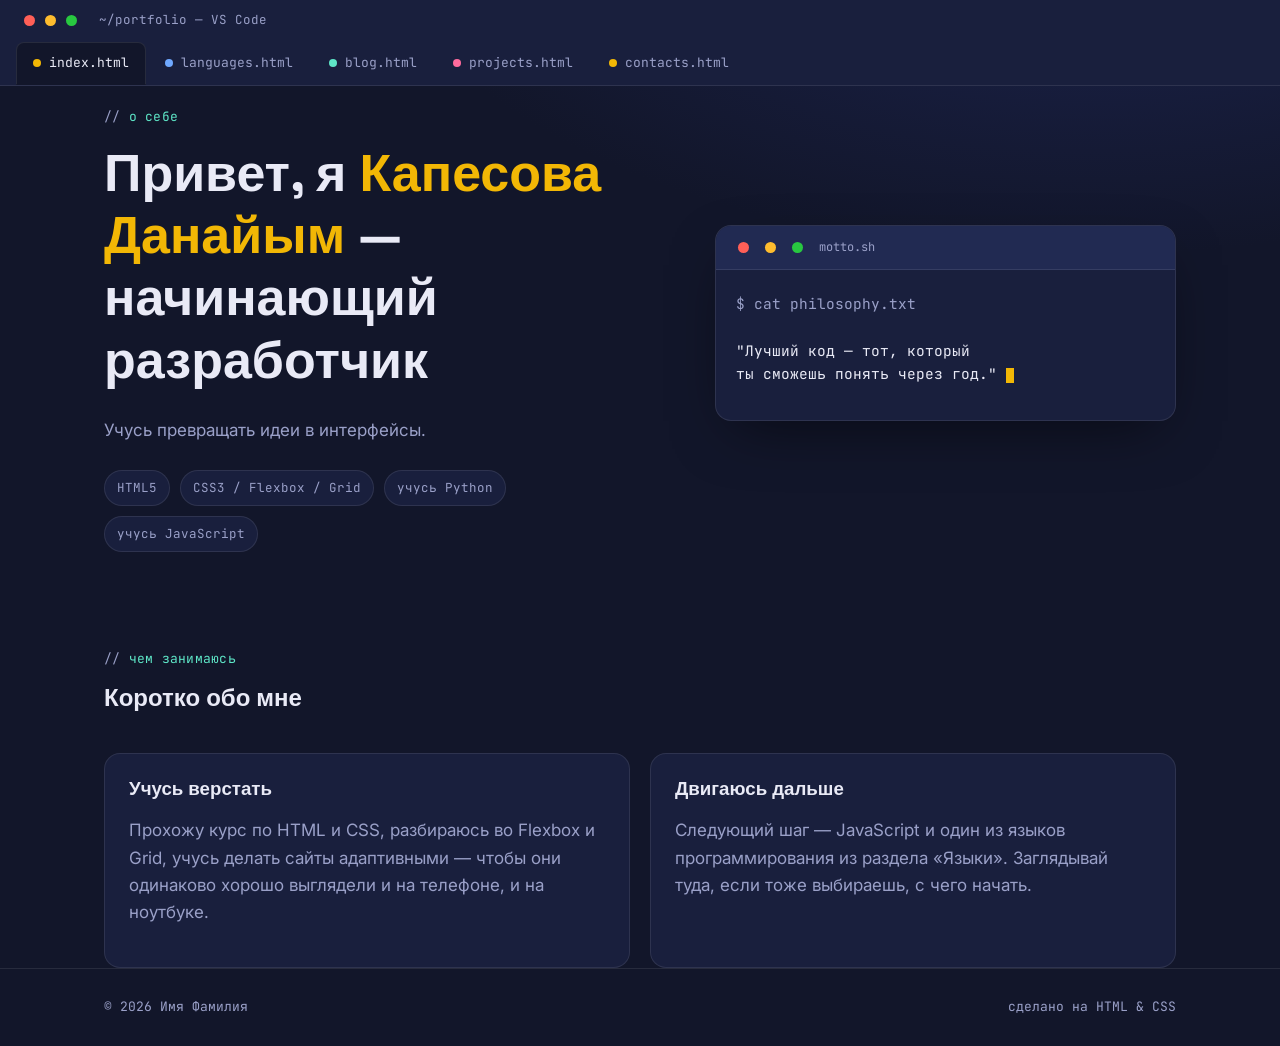
<file: index.html>
<!DOCTYPE html>
<html lang="ru">
<head>
<meta charset="UTF-8">
<meta name="viewport" content="width=device-width, initial-scale=1.0">
<title>Главная — Портфолио</title>
<link rel="stylesheet" href="style.css">
</head>
<body>

<header class="editor-window">
  <div class="titlebar">
    <span class="dot red"></span><span class="dot yellow"></span><span class="dot green"></span>
    <span class="filename">~/portfolio — VS Code</span>
  </div>
  <nav class="tabs">
    <a class="tab active" data-lang="html" href="index.html"><span class="file-dot"></span>index.html</a>
    <a class="tab" data-lang="css" href="languages.html"><span class="file-dot"></span>languages.html</a>
    <a class="tab" data-lang="md" href="blog.html"><span class="file-dot"></span>blog.html</a>
    <a class="tab" data-lang="js" href="projects.html"><span class="file-dot"></span>projects.html</a>
    <a class="tab" data-lang="html" href="contacts.html"><span class="file-dot"></span>contacts.html</a>
  </nav>
</header>

<main class="container">

  <section class="hero">
    <div>
      <p class="eyebrow">о себе</p>
      <h1>Привет, я <span class="hl">Капесова Данайым</span> —<br>начинающий разработчик</h1>
      <p class="lead">
        Учусь превращать идеи в интерфейсы.
      </p>
      <div class="badges">
        <span class="badge mono">HTML5</span>
        <span class="badge mono">CSS3 / Flexbox / Grid</span>
        <span class="badge mono">учусь Python</span>
        <span class="badge mono">учусь JavaScript</span>
      </div>
    </div>

    <div class="terminal">
      <div class="terminal-bar">
        <span class="dot red"></span><span class="dot yellow"></span><span class="dot green"></span>
        <span>motto.sh</span>
      </div>
      <div class="terminal-body">
        <span class="prompt">$ cat philosophy.txt</span><br><br>
        <span class="quote">"Лучший код — тот, который<br>ты сможешь понять через год."</span>
        <span class="caret"></span>
      </div>
    </div>
  </section>

  <section class="section">
    <div class="section-head">
      <div>
        <p class="eyebrow">чем занимаюсь</p>
        <h2>Коротко обо мне</h2>
      </div>
    </div>
    <div class="grid cols-2">
      <div class="card">
        <h3>Учусь верстать</h3>
        <p class="lead" style="max-width:none;">
          Прохожу курс по HTML и CSS, разбираюсь во Flexbox и Grid, учусь делать
          сайты адаптивными — чтобы они одинаково хорошо выглядели и на телефоне, и на ноутбуке.
        </p>
      </div>
      <div class="card">
        <h3>Двигаюсь дальше</h3>
        <p class="lead" style="max-width:none;">
          Следующий шаг — JavaScript и один из языков программирования из раздела
          «Языки». Заглядывай туда, если тоже выбираешь, с чего начать.
        </p>
      </div>
    </div>
  </section>

</main>

<footer>
  <div class="container">
    <span class="mono">© 2026 Имя Фамилия</span>
    <span class="mono">сделано на HTML &amp; CSS</span>
  </div>
</footer>

</body>
</html>
</file>
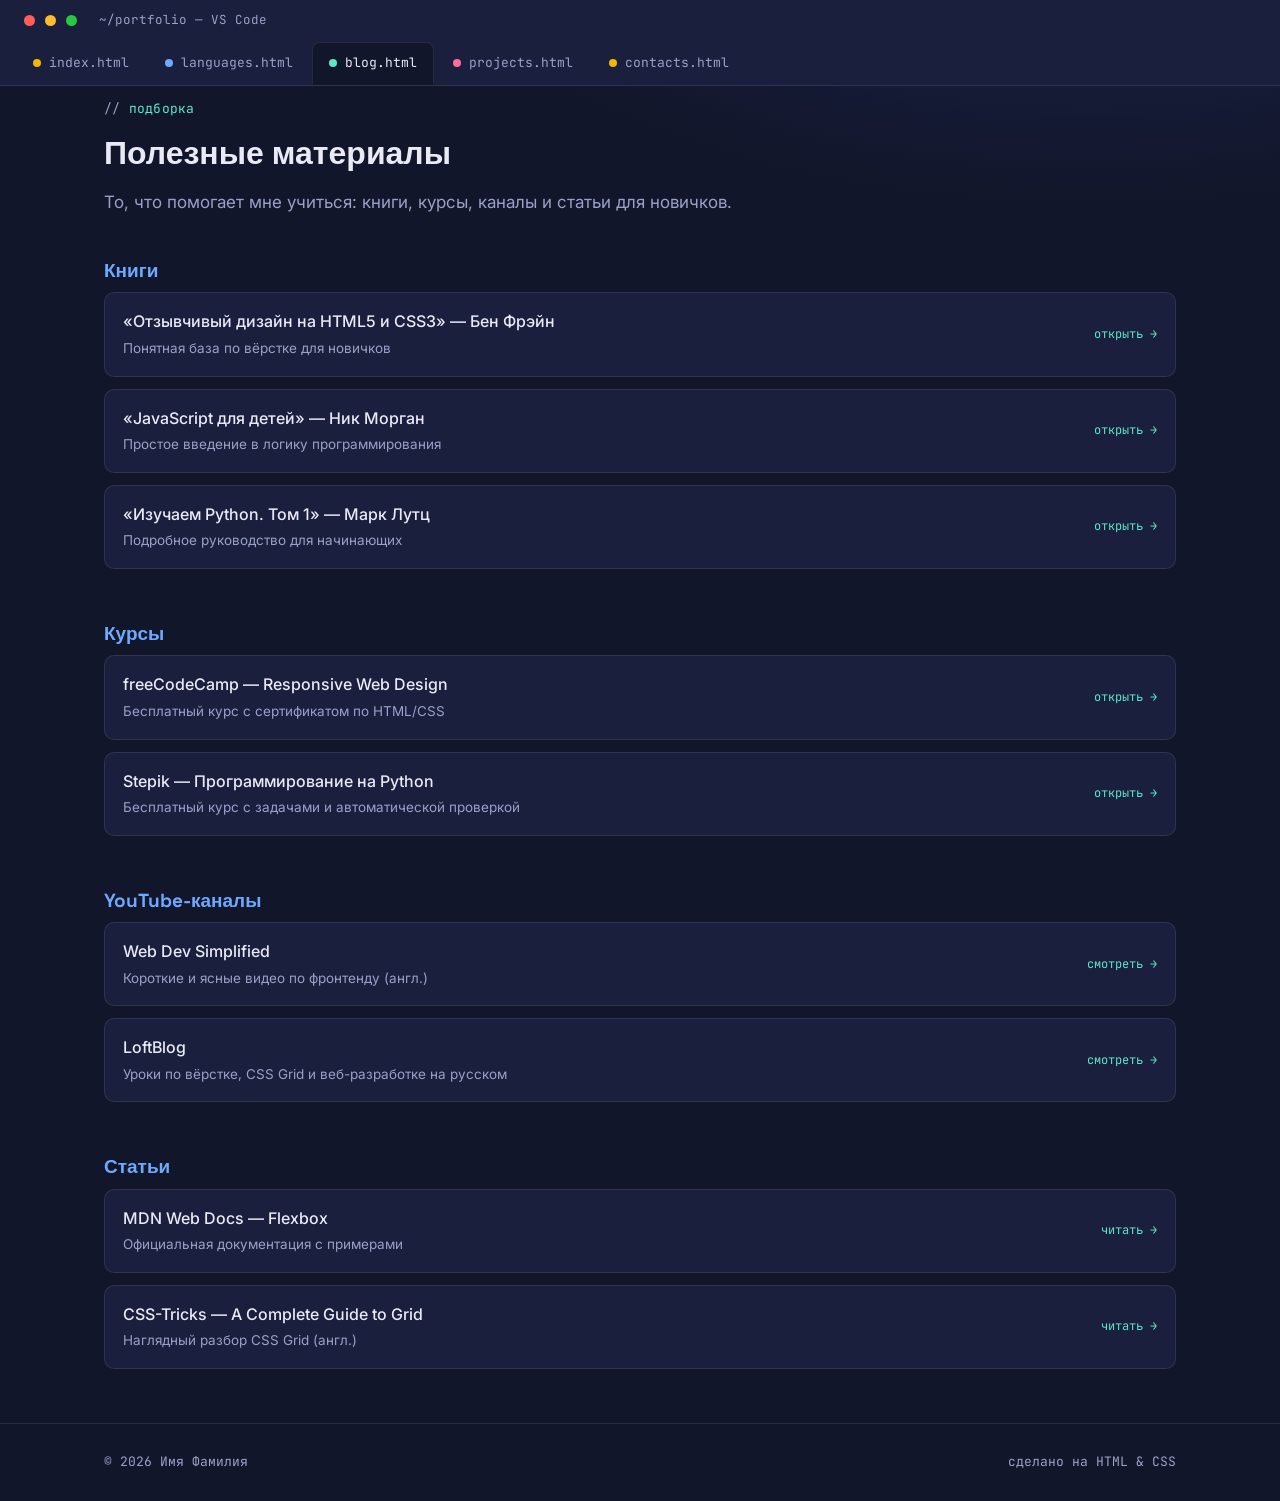
<file: blog.html>
<!DOCTYPE html>
<html lang="ru">
<head>
<meta charset="UTF-8">
<meta name="viewport" content="width=device-width, initial-scale=1.0">
<title>Блог — Полезные материалы</title>
<link rel="stylesheet" href="style.css">
</head>
<body>

<header class="editor-window">
  <div class="titlebar">
    <span class="dot red"></span><span class="dot yellow"></span><span class="dot green"></span>
    <span class="filename">~/portfolio — VS Code</span>
  </div>
  <nav class="tabs">
    <a class="tab" data-lang="html" href="index.html"><span class="file-dot"></span>index.html</a>
    <a class="tab" data-lang="css" href="languages.html"><span class="file-dot"></span>languages.html</a>
    <a class="tab active" data-lang="md" href="blog.html"><span class="file-dot"></span>blog.html</a>
    <a class="tab" data-lang="js" href="projects.html"><span class="file-dot"></span>projects.html</a>
    <a class="tab" data-lang="html" href="contacts.html"><span class="file-dot"></span>contacts.html</a>
  </nav>
</header>

<main class="container">

  <p class="eyebrow">подборка</p>
  <h1>Полезные материалы</h1>
  <p class="lead">То, что помогает мне учиться: книги, курсы, каналы и статьи для новичков.</p>

  <section class="section" style="margin-top:44px;">

    <div class="blog-group">
      <h3> Книги</h3>
      <div class="resource-list">
        <a class="resource" href="https://www.labirint.ru/books/843297/" target="_blank" rel="noopener">
          <div><div class="r-title">«Отзывчивый дизайн на HTML5 и CSS3» — Бен Фрэйн</div><div class="r-desc">Понятная база по вёрстке для новичков</div></div>
          <span class="r-go mono">открыть →</span>
        </a>
        <a class="resource" href="https://www.mann-ivanov-ferber.ru/books/javascript-dlya-detej/" target="_blank" rel="noopener">
          <div><div class="r-title">«JavaScript для детей» — Ник Морган</div><div class="r-desc">Простое введение в логику программирования</div></div>
          <span class="r-go mono">открыть →</span>
        </a>
        <a class="resource" href="https://www.labirint.ru/books/713013/" target="_blank" rel="noopener">
          <div><div class="r-title">«Изучаем Python. Том 1» — Марк Лутц</div><div class="r-desc">Подробное руководство для начинающих</div></div>
          <span class="r-go mono">открыть →</span>
        </a>
      </div>
    </div>

    <div class="blog-group">
      <h3>  Курсы</h3>
      <div class="resource-list">
        <a class="resource" href="https://www.freecodecamp.org/learn/2022/responsive-web-design" target="_blank" rel="noopener">
          <div><div class="r-title">freeCodeCamp — Responsive Web Design</div><div class="r-desc">Бесплатный курс с сертификатом по HTML/CSS</div></div>
          <span class="r-go mono">открыть →</span>
        </a>
        <a class="resource" href="https://stepik.org/course/67/promo" target="_blank" rel="noopener">
          <div><div class="r-title">Stepik — Программирование на Python</div><div class="r-desc">Бесплатный курс с задачами и автоматической проверкой</div></div>
          <span class="r-go mono">открыть →</span>
        </a>
      </div>
    </div>

    <div class="blog-group">
      <h3> YouTube-каналы</h3>
      <div class="resource-list">
        <a class="resource" href="https://www.youtube.com/c/WebDevSimplified" target="_blank" rel="noopener">
          <div><div class="r-title">Web Dev Simplified</div><div class="r-desc">Короткие и ясные видео по фронтенду (англ.)</div></div>
          <span class="r-go mono">смотреть →</span>
        </a>
        <a class="resource" href="https://www.youtube.com/channel/UCIIt69f5D44s2cdb9vXQNzA" target="_blank" rel="noopener">
          <div><div class="r-title">LoftBlog</div><div class="r-desc">Уроки по вёрстке, CSS Grid и веб-разработке на русском</div></div>
          <span class="r-go mono">смотреть →</span>
        </a>
      </div>
    </div>

    <div class="blog-group">
      <h3> Статьи</h3>
      <div class="resource-list">
        <a class="resource" href="https://developer.mozilla.org/ru/docs/Web/CSS/CSS_flexible_box_layout/Basic_concepts_of_flexbox" target="_blank" rel="noopener">
          <div><div class="r-title">MDN Web Docs — Flexbox</div><div class="r-desc">Официальная документация с примерами</div></div>
          <span class="r-go mono">читать →</span>
        </a>
        <a class="resource" href="https://css-tricks.com/snippets/css/complete-guide-grid/" target="_blank" rel="noopener">
          <div><div class="r-title">CSS-Tricks — A Complete Guide to Grid</div><div class="r-desc">Наглядный разбор CSS Grid (англ.)</div></div>
          <span class="r-go mono">читать →</span>
        </a>
      </div>
    </div>

  </section>

</main>

<footer>
  <div class="container">
    <span class="mono">© 2026 Имя Фамилия</span>
    <span class="mono">сделано на HTML &amp; CSS</span>
  </div>
</footer>

</body>
</html>
</file>
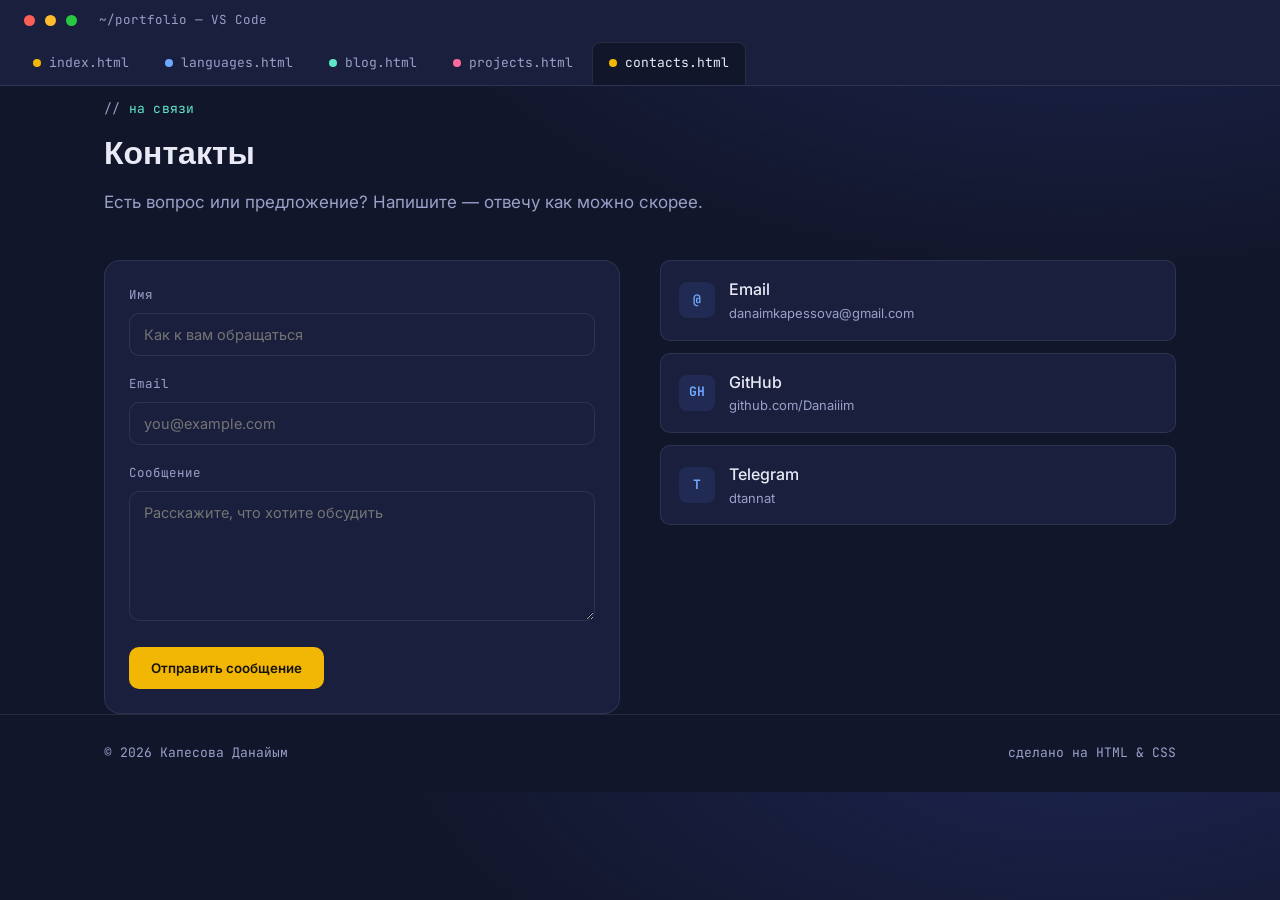
<file: contacts.html>
<!DOCTYPE html>
<html lang="ru">
<head>
<meta charset="UTF-8">
<meta name="viewport" content="width=device-width, initial-scale=1.0">
<title>Контакты — Портфолио</title>
<link rel="stylesheet" href="style.css">
</head>
<body>

<header class="editor-window">
  <div class="titlebar">
    <span class="dot red"></span><span class="dot yellow"></span><span class="dot green"></span>
    <span class="filename">~/portfolio — VS Code</span>
  </div>
  <nav class="tabs">
    <a class="tab" data-lang="html" href="index.html"><span class="file-dot"></span>index.html</a>
    <a class="tab" data-lang="css" href="languages.html"><span class="file-dot"></span>languages.html</a>
    <a class="tab" data-lang="md" href="blog.html"><span class="file-dot"></span>blog.html</a>
    <a class="tab" data-lang="js" href="projects.html"><span class="file-dot"></span>projects.html</a>
    <a class="tab active" data-lang="html" href="contacts.html"><span class="file-dot"></span>contacts.html</a>
  </nav>
</header>

<main class="container">

  <p class="eyebrow">на связи</p>
  <h1>Контакты</h1>
  <p class="lead">Есть вопрос или предложение? Напишите — отвечу как можно скорее.</p>

  <section class="section contact-wrap" style="margin-top:44px;">

    <form class="card" action="https://formsubmit.co/danaimkapessova@gmail.com" method="POST">
      <input type="hidden" name="_subject" value="Новое сообщение с портфолио">
      <input type="hidden" name="_template" value="table">
      <input type="hidden" name="_captcha" value="false">
      <div class="field">
        <label for="name">Имя</label>
        <input type="text" id="name" name="name" placeholder="Как к вам обращаться" required>
      </div>
      <div class="field">
        <label for="email">Email</label>
        <input type="email" id="email" name="email" placeholder="you@example.com" required>
      </div>
      <div class="field">
        <label for="message">Сообщение</label>
        <textarea id="message" name="message" placeholder="Расскажите, что хотите обсудить" required></textarea>
      </div>
      <button type="submit" class="btn">Отправить сообщение</button>
    </form>

    <div class="socials">
      <a class="social-link" href="mailto:danaimkapessova@gmail.com">
        <div class="ic">@</div>
        <div><div class="r-title" style="font-weight:500;">Email</div><div class="r-desc" style="color:var(--text-dim);font-size:13px;">danaimkapessova@gmail.com</div></div>
      </a>
      <a class="social-link" href="https://github.com/Danaiiim" target="_blank" rel="noopener">
        <div class="ic">GH</div>
        <div><div class="r-title" style="font-weight:500;">GitHub</div><div class="r-desc" style="color:var(--text-dim);font-size:13px;">github.com/Danaiiim</div></div>
      </a>
      <a class="social-link" href="dtannat" target="_blank" rel="noopener">
        <div class="ic">T</div>
        <div><div class="r-title" style="font-weight:500;">Telegram</div><div class="r-desc" style="color:var(--text-dim);font-size:13px;">dtannat</div></div>
      </a>
    </div>

  </section>

</main>

<footer>
  <div class="container">
    <span class="mono">© 2026 Капесова Данайым </span>
    <span class="mono">сделано на HTML &amp; CSS</span>
  </div>
</footer>

</body>
</html>
</file>
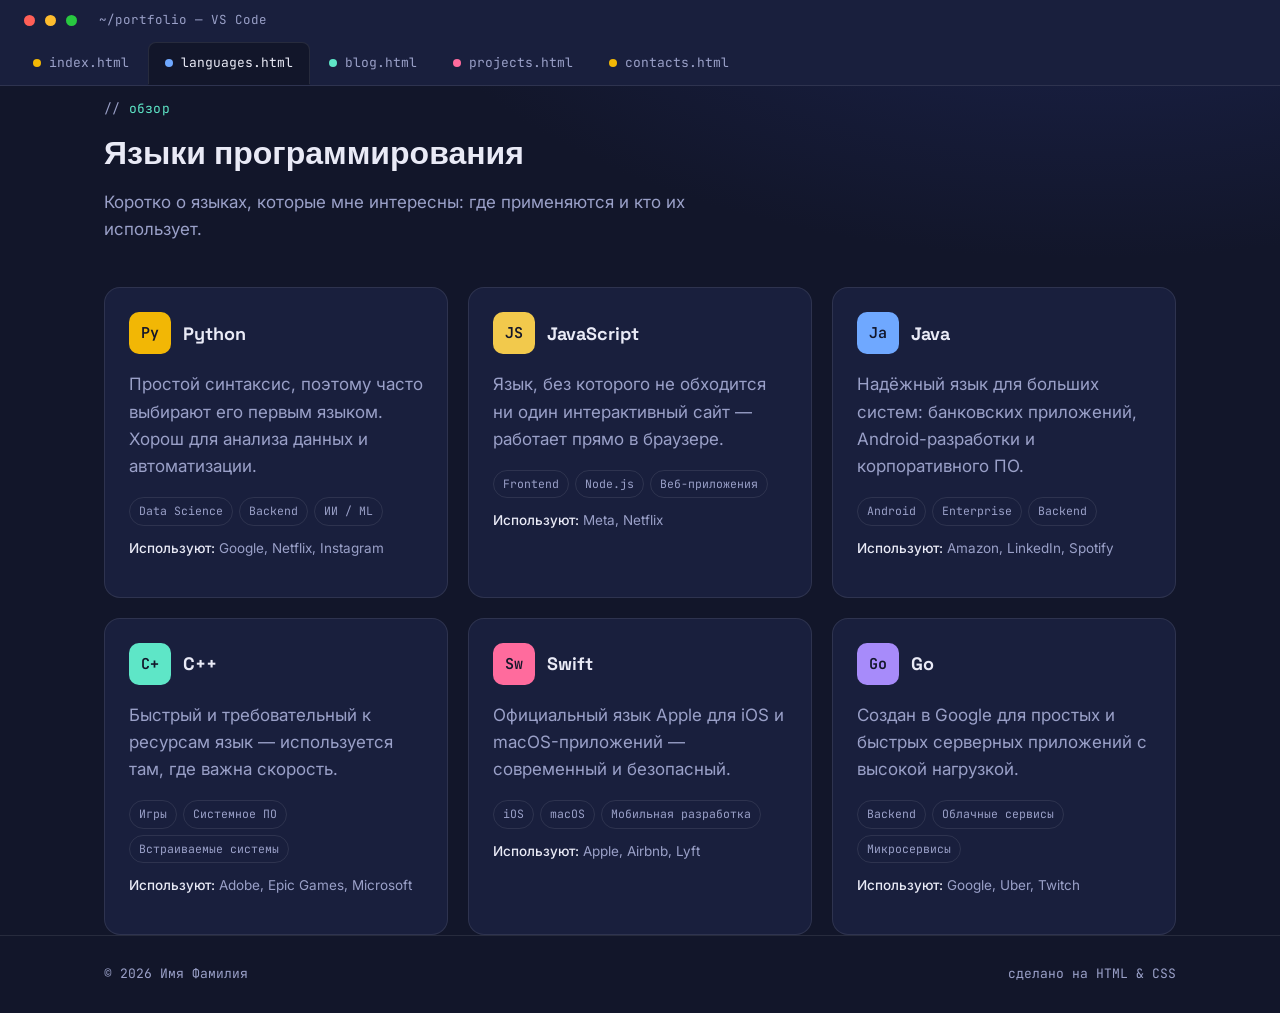
<file: languages.html>
<!DOCTYPE html>
<html lang="ru">
<head>
<meta charset="UTF-8">
<meta name="viewport" content="width=device-width, initial-scale=1.0">
<title>Языки программирования — Портфолио</title>
<link rel="stylesheet" href="style.css">
</head>
<body>

<header class="editor-window">
  <div class="titlebar">
    <span class="dot red"></span><span class="dot yellow"></span><span class="dot green"></span>
    <span class="filename">~/portfolio — VS Code</span>
  </div>
  <nav class="tabs">
    <a class="tab" data-lang="html" href="index.html"><span class="file-dot"></span>index.html</a>
    <a class="tab active" data-lang="css" href="languages.html"><span class="file-dot"></span>languages.html</a>
    <a class="tab" data-lang="md" href="blog.html"><span class="file-dot"></span>blog.html</a>
    <a class="tab" data-lang="js" href="projects.html"><span class="file-dot"></span>projects.html</a>
    <a class="tab" data-lang="html" href="contacts.html"><span class="file-dot"></span>contacts.html</a>
  </nav>
</header>

<main class="container">

  <p class="eyebrow">обзор</p>
  <h1>Языки программирования</h1>
  <p class="lead">Коротко о языках, которые мне интересны: где применяются и кто их использует.</p>

  <section class="section" style="margin-top:44px;">
    <div class="grid">

      <div class="card lang-card">
        <div class="lang-top">
          <div class="lang-badge" style="background:#f2b705;">Py</div>
          <h3>Python</h3>
        </div>
        <p class="lead" style="max-width:none;">Простой синтаксис, поэтому часто выбирают его первым языком. Хорош для анализа данных и автоматизации.</p>
        <div class="lang-tags"><span>Data Science</span><span>Backend</span><span>ИИ / ML</span></div>
        <p class="lang-companies"><b>Используют:</b> Google, Netflix, Instagram</p>
      </div>

      <div class="card lang-card">
        <div class="lang-top">
          <div class="lang-badge" style="background:#f2c94c;">JS</div>
          <h3>JavaScript</h3>
        </div>
        <p class="lead" style="max-width:none;">Язык, без которого не обходится ни один интерактивный сайт — работает прямо в браузере.</p>
        <div class="lang-tags"><span>Frontend</span><span>Node.js</span><span>Веб-приложения</span></div>
        <p class="lang-companies"><b>Используют:</b> Meta, Netflix</p>
      </div>

      <div class="card lang-card">
        <div class="lang-top">
          <div class="lang-badge" style="background:#6fa8ff;">Ja</div>
          <h3>Java</h3>
        </div>
        <p class="lead" style="max-width:none;">Надёжный язык для больших систем: банковских приложений, Android-разработки и корпоративного ПО.</p>
        <div class="lang-tags"><span>Android</span><span>Enterprise</span><span>Backend</span></div>
        <p class="lang-companies"><b>Используют:</b> Amazon, LinkedIn, Spotify</p>
      </div>

      <div class="card lang-card">
        <div class="lang-top">
          <div class="lang-badge" style="background:#5ee6c7;">C+</div>
          <h3>C++</h3>
        </div>
        <p class="lead" style="max-width:none;">Быстрый и требовательный к ресурсам язык — используется там, где важна скорость.</p>
        <div class="lang-tags"><span>Игры</span><span>Системное ПО</span><span>Встраиваемые системы</span></div>
        <p class="lang-companies"><b>Используют:</b> Adobe, Epic Games, Microsoft</p>
      </div>

      <div class="card lang-card">
        <div class="lang-top">
          <div class="lang-badge" style="background:#ff6b9d;">Sw</div>
          <h3>Swift</h3>
        </div>
        <p class="lead" style="max-width:none;">Официальный язык Apple для iOS и macOS-приложений — современный и безопасный.</p>
        <div class="lang-tags"><span>iOS</span><span>macOS</span><span>Мобильная разработка</span></div>
        <p class="lang-companies"><b>Используют:</b> Apple, Airbnb, Lyft</p>
      </div>

      <div class="card lang-card">
        <div class="lang-top">
          <div class="lang-badge" style="background:#a78bfa;">Go</div>
          <h3>Go</h3>
        </div>
        <p class="lead" style="max-width:none;">Создан в Google для простых и быстрых серверных приложений с высокой нагрузкой.</p>
        <div class="lang-tags"><span>Backend</span><span>Облачные сервисы</span><span>Микросервисы</span></div>
        <p class="lang-companies"><b>Используют:</b> Google, Uber, Twitch</p>
      </div>

    </div>
  </section>

</main>

<footer>
  <div class="container">
    <span class="mono">© 2026 Имя Фамилия</span>
    <span class="mono">сделано на HTML &amp; CSS</span>
  </div>
</footer>

</body>
</html>
</file>
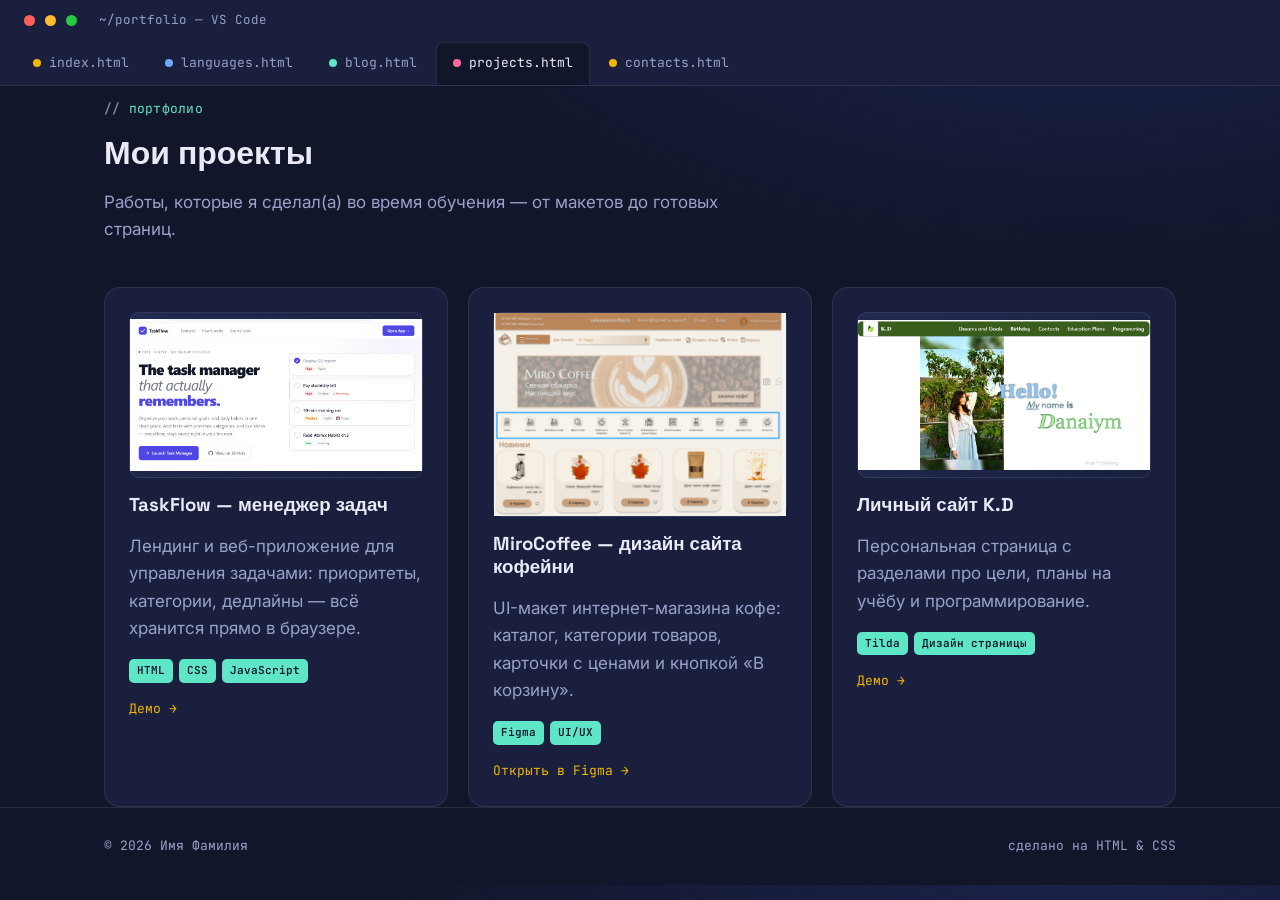
<file: projects.html>
<!DOCTYPE html>
<html lang="ru">
<head>
<meta charset="UTF-8">
<meta name="viewport" content="width=device-width, initial-scale=1.0">
<title>Мои проекты — Портфолио</title>
<link rel="stylesheet" href="style.css">
</head>
<body>

<header class="editor-window">
  <div class="titlebar">
    <span class="dot red"></span><span class="dot yellow"></span><span class="dot green"></span>
    <span class="filename">~/portfolio — VS Code</span>
  </div>
  <nav class="tabs">
    <a class="tab" data-lang="html" href="index.html"><span class="file-dot"></span>index.html</a>
    <a class="tab" data-lang="css" href="languages.html"><span class="file-dot"></span>languages.html</a>
    <a class="tab" data-lang="md" href="blog.html"><span class="file-dot"></span>blog.html</a>
    <a class="tab active" data-lang="js" href="projects.html"><span class="file-dot"></span>projects.html</a>
    <a class="tab" data-lang="html" href="contacts.html"><span class="file-dot"></span>contacts.html</a>
  </nav>
</header>

<main class="container">

  <p class="eyebrow">портфолио</p>
  <h1>Мои проекты</h1>
  <p class="lead">Работы, которые я сделал(а) во время обучения — от макетов до готовых страниц.</p>

  <section class="section" style="margin-top:44px;">
    <div class="grid">

      <div class="card project-card">
        <div class="thumb"><img src="images/taskflow.png" alt="Скриншот лендинга TaskFlow"></div>
        <h3>TaskFlow — менеджер задач</h3>
        <p class="lead" style="max-width:none;">Лендинг и веб-приложение для управления задачами: приоритеты, категории, дедлайны — всё хранится прямо в браузере.</p>
        <div class="tags"><span>HTML</span><span>CSS</span><span>JavaScript</span></div>
        <div class="project-links"><a href="https://taskflow-practice.netlify.app/" target="_blank" rel="noopener">Демо →</a></div>
      </div>

      <div class="card project-card">
        <div class="thumb"><img src="images/mirocoffee.png" alt="Скриншот дизайна сайта MiroCoffee в Figma"></div>
        <h3>MiroCoffee — дизайн сайта кофейни</h3>
        <p class="lead" style="max-width:none;">UI-макет интернет-магазина кофе: каталог, категории товаров, карточки с ценами и кнопкой «В корзину».</p>
        <div class="tags"><span>Figma</span><span>UI/UX</span></div>
        <div class="project-links"><a href="https://www.figma.com/design/4fbzS92ydJtRKoyigZMxoe/MiroCafe-site-design?node-id=0-1&t=wsUugtfIV1C4V0Yr-1" target="_blank" rel="noopener">Открыть в Figma →</a></div>
      </div>

      <div class="card project-card">
        <div class="thumb"><img src="images/kd-portfolio.png" alt="Скриншот личного сайта на Tilda"></div>
        <h3>Личный сайт K.D</h3>
        <p class="lead" style="max-width:none;">Персональная страница с разделами про цели, планы на учёбу и программирование.</p>
        <div class="tags"><span>Tilda</span><span>Дизайн страницы</span></div>
        <div class="project-links"><a href="https://dtannatcomp.tilda.ws/dana" target="_blank" rel="noopener">Демо →</a></div>
      </div>

    </div>
  </section>

</main>

<footer>
  <div class="container">
    <span class="mono">© 2026 Имя Фамилия</span>
    <span class="mono">сделано на HTML &amp; CSS</span>
  </div>
</footer>

</body>
</html>
</file>
<file: style.css>
@import url('https://fonts.googleapis.com/css2?family=Space+Grotesk:wght@500;700&family=Inter:wght@400;500;600&family=JetBrains+Mono:wght@400;500;600&display=swap');

:root{
  --bg: #12162a;
  --bg-elevated: #191f3d;
  --surface: #212a52;
  --surface-hover: #283363;
  --border: rgba(255,255,255,0.09);
  --text: #e9eaf6;
  --text-dim: #9aa0c8;
  --accent: #f2b705;      
  --accent-soft: #f2b70522;
  --mint: #5ee6c7;        
  --pink: #ff6b9d;
  --blue: #6fa8ff;
  --radius: 10px;
  --radius-lg: 16px;
  --max-w: 1120px;
}

*{ box-sizing: border-box; }
html{ scroll-behavior: smooth; }

body{
  margin:0;
  background:
    radial-gradient(1200px 600px at 85% -10%, #1c2450 0%, transparent 60%),
    var(--bg);
  color: var(--text);
  font-family: 'Inter', sans-serif;
  line-height: 1.6;
  -webkit-font-smoothing: antialiased;
}

h1,h2,h3{
  font-family: 'Space Grotesk', sans-serif;
  font-weight: 700;
  margin: 0 0 .5em;
  line-height: 1.2;
}

a{ color: inherit; text-decoration: none; }
img{ max-width:100%; display:block; }

.mono{ font-family:'JetBrains Mono', monospace; }

.container{
  max-width: var(--max-w);
  margin: 0 auto;
  padding: 0 24px;
}


.editor-window{
  background: var(--bg-elevated);
  border-bottom: 1px solid var(--border);
  position: sticky;
  top:0;
  z-index: 50;
}

.titlebar{
  display:flex;
  align-items:center;
  gap:10px;
  padding: 10px 24px 0;
}

.dot{ width:11px; height:11px; border-radius:50%; }
.dot.red{ background:#ff5f57; }
.dot.yellow{ background:#febc2e; }
.dot.green{ background:#28c840; }

.titlebar .filename{
  margin-left: 12px;
  font-family:'JetBrains Mono', monospace;
  font-size: 12.5px;
  color: var(--text-dim);
}


.tabs{
  display:flex;
  gap:2px;
  padding: 12px 16px 0;
  overflow-x:auto;
  scrollbar-width: none;
}
.tabs::-webkit-scrollbar{ display:none; }

.tab{
  display:flex;
  align-items:center;
  gap:8px;
  white-space:nowrap;
  padding: 10px 16px;
  font-family:'JetBrains Mono', monospace;
  font-size: 13px;
  color: var(--text-dim);
  background: transparent;
  border-top-left-radius: 8px;
  border-top-right-radius: 8px;
  border: 1px solid transparent;
  transition: background .15s ease, color .15s ease;
}
.tab:hover{ color: var(--text); background: var(--surface); }

.tab .file-dot{ width:8px; height:8px; border-radius:50%; flex-shrink:0; }

.tab.active{
  color: var(--text);
  background: var(--bg);
  border-color: var(--border);
  border-bottom-color: var(--bg);
}


.tab[data-lang="html"] .file-dot{ background: var(--accent); }
.tab[data-lang="css"] .file-dot{ background: var(--blue); }
.tab[data-lang="md"] .file-dot{ background: var(--mint); }
.tab[data-lang="js"] .file-dot{ background: var(--pink); }


main{ padding: 56px 0 88px; }

.eyebrow{
  font-family:'JetBrains Mono', monospace;
  font-size: 13px;
  color: var(--mint);
  letter-spacing:.02em;
  margin-bottom: 14px;
  display:flex; align-items:center; gap:8px;
}
.eyebrow::before{ content:'//'; color: var(--text-dim); }

.lead{
  color: var(--text-dim);
  font-size: 17px;
  max-width: 640px;
}


.hero{
  display:grid;
  grid-template-columns: 1.1fr .9fr;
  gap: 48px;
  align-items:center;
  padding-top: 8px;
}

.hero h1{ font-size: clamp(32px, 4.5vw, 52px); }
.hero h1 .hl{ color: var(--accent); }

.terminal{
  background: var(--bg-elevated);
  border:1px solid var(--border);
  border-radius: var(--radius-lg);
  overflow:hidden;
  box-shadow: 0 20px 60px -20px rgba(0,0,0,.6);
}
.terminal-bar{
  display:flex; align-items:center; gap:8px;
  padding: 12px 14px;
  background: var(--surface);
  border-bottom: 1px solid var(--border);
}
.terminal-bar span{ margin-left:8px; font-family:'JetBrains Mono',monospace; font-size:12px; color:var(--text-dim); }
.terminal-body{
  padding: 22px 20px 28px;
  font-family:'JetBrains Mono', monospace;
  font-size: 14.5px;
  color: var(--mint);
  min-height: 150px;
}
.terminal-body .prompt{ color: var(--text-dim); }
.terminal-body .quote{ color: var(--text); }
.caret{
  display:inline-block; width:8px; height:1em; background:var(--accent);
  vertical-align:text-bottom; animation: blink 1s steps(1) infinite;
}
@keyframes blink{ 50%{ opacity:0; } }

.badges{ display:flex; gap:10px; flex-wrap:wrap; margin-top: 26px; }
.badge{
  font-family:'JetBrains Mono', monospace;
  font-size: 12.5px;
  padding: 7px 12px;
  border-radius: 100px;
  border: 1px solid var(--border);
  color: var(--text-dim);
  background: var(--bg-elevated);
}


.section{ margin-top: 84px; }
.section-head{ display:flex; align-items:flex-end; justify-content:space-between; gap:20px; margin-bottom: 28px; flex-wrap:wrap; }


.grid{
  display:grid;
  grid-template-columns: repeat(3, 1fr);
  gap: 20px;
}
.grid.cols-2{ grid-template-columns: repeat(2, 1fr); }

.card{
  background: var(--bg-elevated);
  border: 1px solid var(--border);
  border-radius: var(--radius-lg);
  padding: 24px;
  transition: transform .18s ease, border-color .18s ease, background .18s ease;
}
.card:hover{
  transform: translateY(-4px);
  border-color: rgba(242,183,5,.35);
  background: var(--surface);
}

.lang-card .lang-top{ display:flex; align-items:center; gap:12px; margin-bottom:14px; }
.lang-badge{
  width:42px; height:42px; border-radius: 10px;
  display:flex; align-items:center; justify-content:center;
  font-family:'JetBrains Mono', monospace; font-weight:600; font-size:15px;
  color:#12162a;
}
.lang-card h3{ font-size: 18px; margin:0; }
.lang-tags{ display:flex; flex-wrap:wrap; gap:6px; margin-top:14px; }
.lang-tags span{
  font-size:11.5px; font-family:'JetBrains Mono', monospace;
  color: var(--text-dim); border:1px solid var(--border); border-radius:100px;
  padding: 4px 9px;
}
.lang-companies{ margin-top:12px; font-size: 13.5px; color: var(--text-dim); }
.lang-companies b{ color: var(--text); font-weight:500; }


.project-card .thumb{
  aspect-ratio: 16/9;
  border-radius: var(--radius);
  background: linear-gradient(135deg, var(--surface), var(--bg-elevated));
  border:1px solid var(--border);
  display:flex; align-items:center; justify-content:center;
  font-family:'JetBrains Mono', monospace; color: var(--text-dim); font-size:13px;
  margin-bottom:16px;
}
.project-card .tags{ display:flex; gap:6px; flex-wrap:wrap; margin:12px 0 16px; }
.project-card .tags span{
  font-size:11px; font-family:'JetBrains Mono', monospace; color: var(--bg);
  background: var(--mint); padding:3px 8px; border-radius:5px; font-weight:600;
}
.project-links{ display:flex; gap:14px; }
.project-links a{
  font-family:'JetBrains Mono', monospace; font-size:13px; color: var(--accent);
  border-bottom: 1px solid transparent;
}
.project-links a:hover{ border-color: var(--accent); }


.blog-group{ margin-bottom: 44px; }
.blog-group h3{ display:flex; align-items:center; gap:10px; font-size:19px; color: var(--blue); }
.resource-list{ display:flex; flex-direction:column; gap:2px; }
.resource{
  display:flex; justify-content:space-between; align-items:center; gap:16px;
  padding: 16px 18px;
  border: 1px solid var(--border);
  border-radius: var(--radius);
  margin-bottom: 10px;
  background: var(--bg-elevated);
  transition: background .15s ease, border-color .15s ease;
}
.resource:hover{ background: var(--surface); border-color: rgba(94,230,199,.35); }
.resource .r-title{ font-weight:500; }
.resource .r-desc{ color: var(--text-dim); font-size: 13.5px; margin-top:3px; }
.resource .r-go{ font-family:'JetBrains Mono', monospace; font-size:12px; color: var(--mint); white-space:nowrap; }


.contact-wrap{
  display:grid;
  grid-template-columns: 1fr 1fr;
  gap: 40px;
  align-items:start;
}
.field{ margin-bottom: 18px; }
.field label{
  display:block; font-family:'JetBrains Mono', monospace; font-size:12.5px;
  color: var(--text-dim); margin-bottom:8px;
}
.field input, .field textarea{
  width:100%;
  background: var(--bg-elevated);
  border: 1px solid var(--border);
  border-radius: var(--radius);
  padding: 12px 14px;
  color: var(--text);
  font-family: 'Inter', sans-serif;
  font-size: 14.5px;
}
.field input:focus, .field textarea:focus{
  outline: none;
  border-color: var(--accent);
  box-shadow: 0 0 0 3px var(--accent-soft);
}
.field textarea{ resize: vertical; min-height: 130px; }

.btn{
  display:inline-flex; align-items:center; gap:8px;
  background: var(--accent);
  color: #16130a;
  font-weight: 600;
  font-family: 'Inter', sans-serif;
  border: none;
  padding: 13px 22px;
  border-radius: var(--radius);
  cursor:pointer;
  transition: transform .15s ease, box-shadow .15s ease;
}
.btn:hover{ transform: translateY(-2px); box-shadow: 0 10px 24px -10px rgba(242,183,5,.6); }

.socials{ display:flex; flex-direction:column; gap:12px; }
.social-link{
  display:flex; align-items:center; gap:14px;
  padding: 16px 18px;
  border:1px solid var(--border);
  border-radius: var(--radius);
  background: var(--bg-elevated);
  transition: border-color .15s ease, background .15s ease;
}
.social-link:hover{ border-color: rgba(111,168,255,.4); background: var(--surface); }
.social-link .ic{
  width:36px; height:36px; border-radius:8px;
  display:flex; align-items:center; justify-content:center;
  font-family:'JetBrains Mono', monospace; font-size:13px; font-weight:700;
  background: var(--surface); color: var(--blue);
}


footer{
  border-top: 1px solid var(--border);
  padding: 28px 0;
  color: var(--text-dim);
  font-size: 13px;
}
footer .container{ display:flex; justify-content:space-between; align-items:center; flex-wrap:wrap; gap:10px; }
footer .mono{ color: var(--text-dim); }


@media (max-width: 900px){
  .hero{ grid-template-columns: 1fr; }
  .grid{ grid-template-columns: repeat(2, 1fr); }
  .contact-wrap{ grid-template-columns: 1fr; }
}

@media (max-width: 600px){
  .grid{ grid-template-columns: 1fr; }
  .grid.cols-2{ grid-template-columns: 1fr; }
  .section{ margin-top: 60px; }
  .titlebar{ padding: 10px 16px 0; }
  .tabs{ padding: 10px 8px 0; }
  .tab{ padding: 9px 12px; font-size:12px; }
}

@media (prefers-reduced-motion: reduce){
  .caret{ animation:none; }
  html{ scroll-behavior:auto; }
}
</file>
